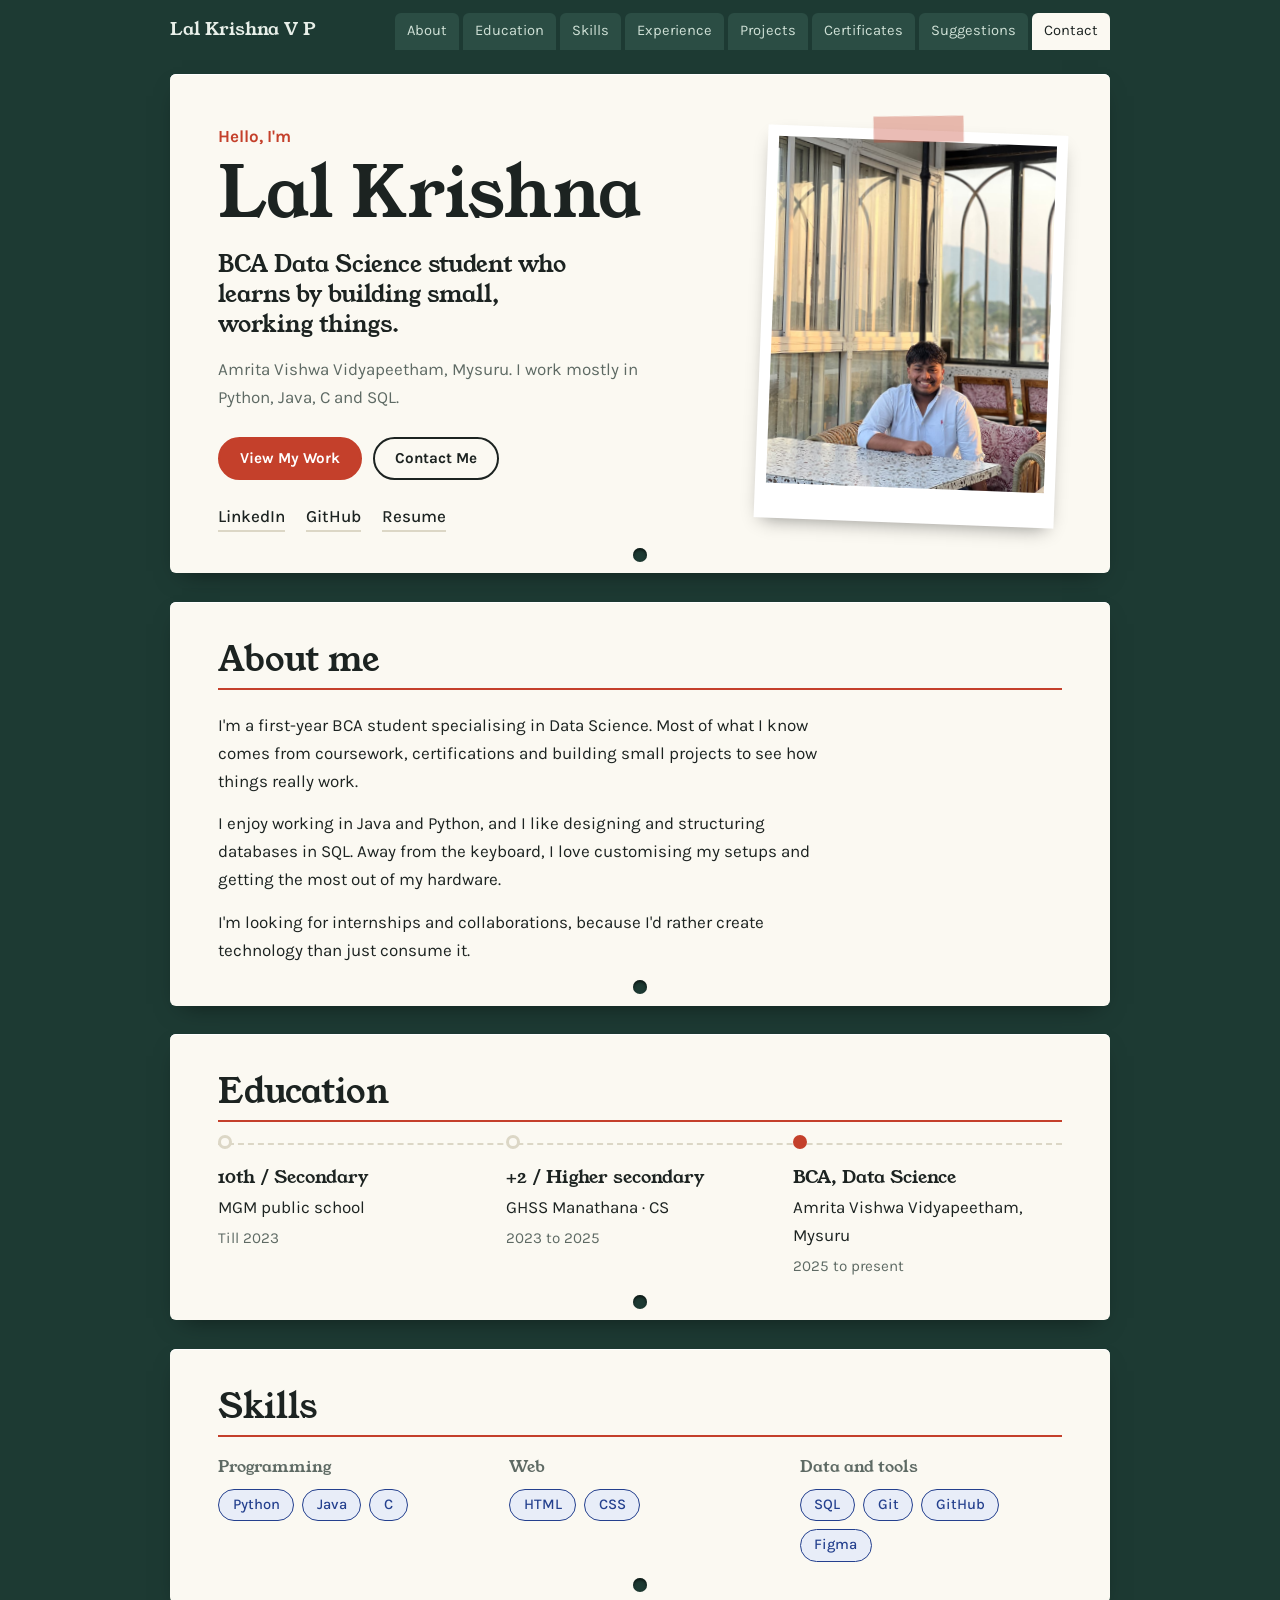
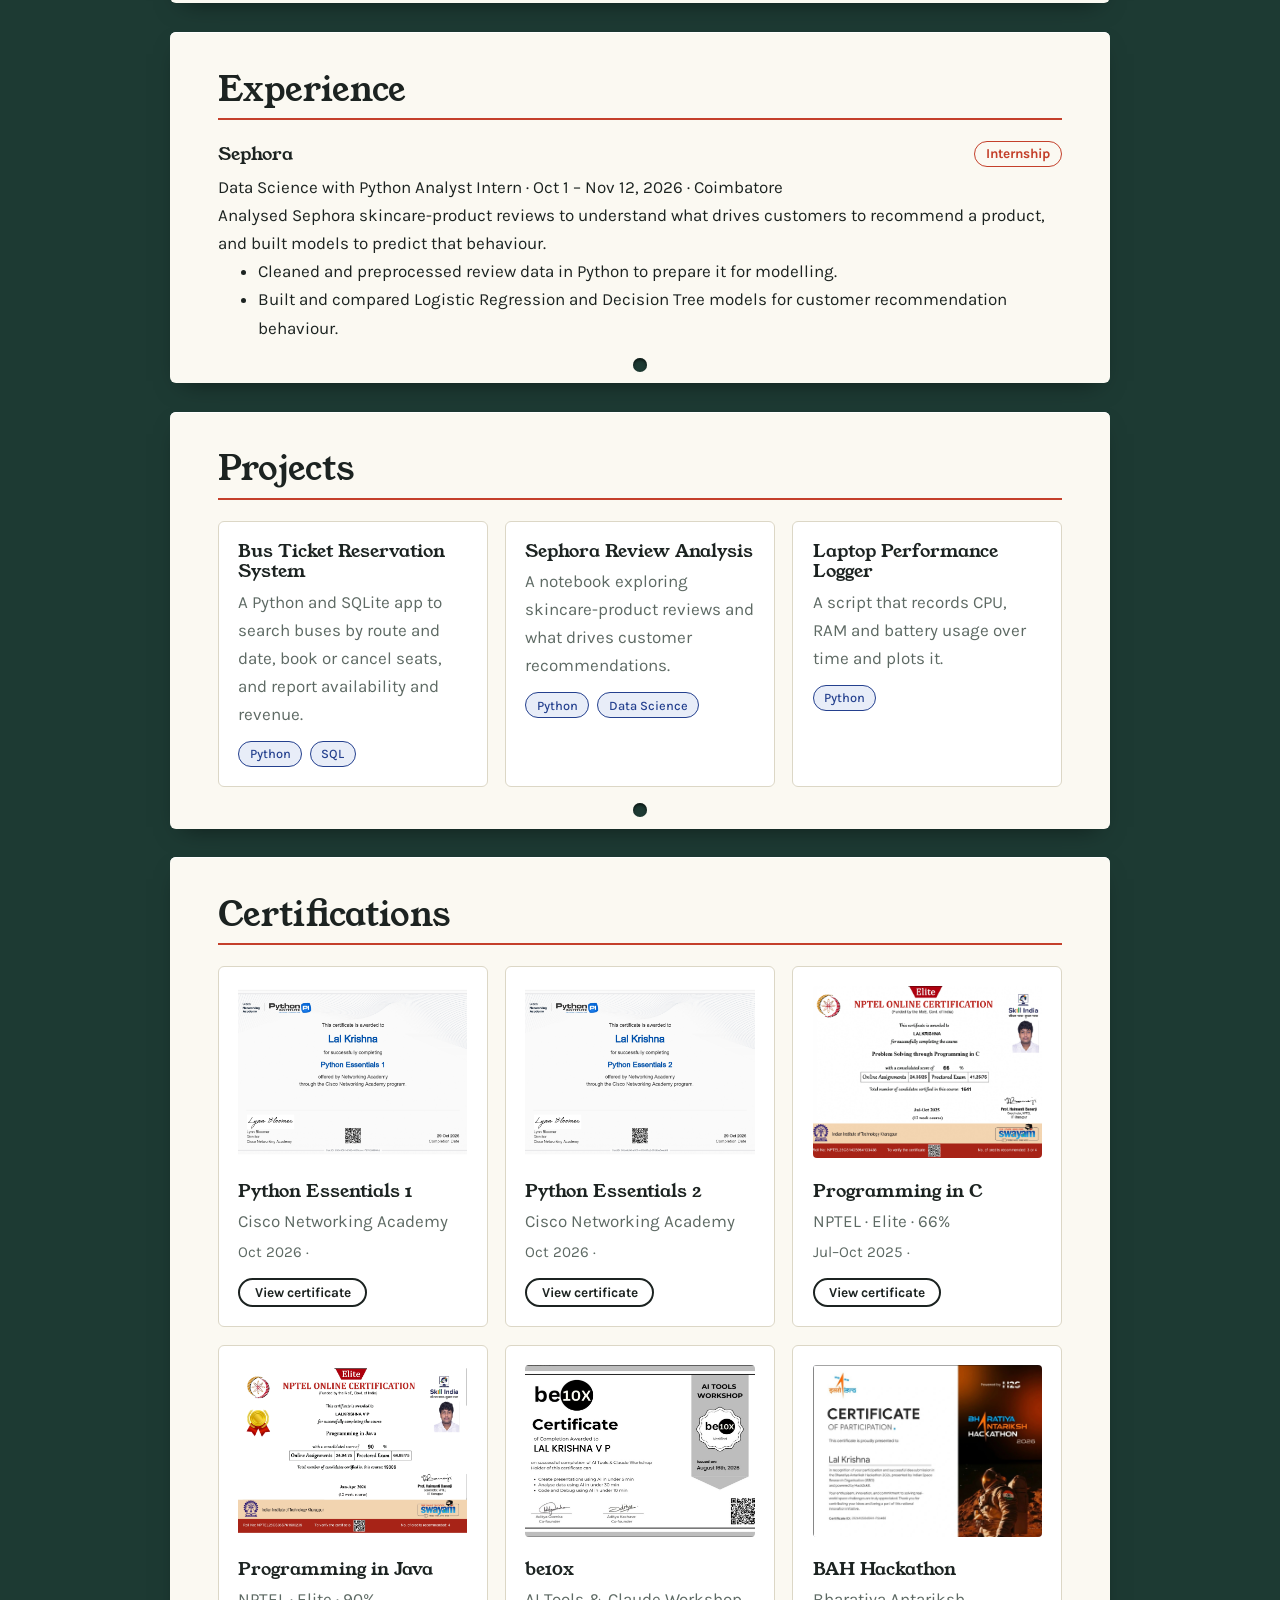
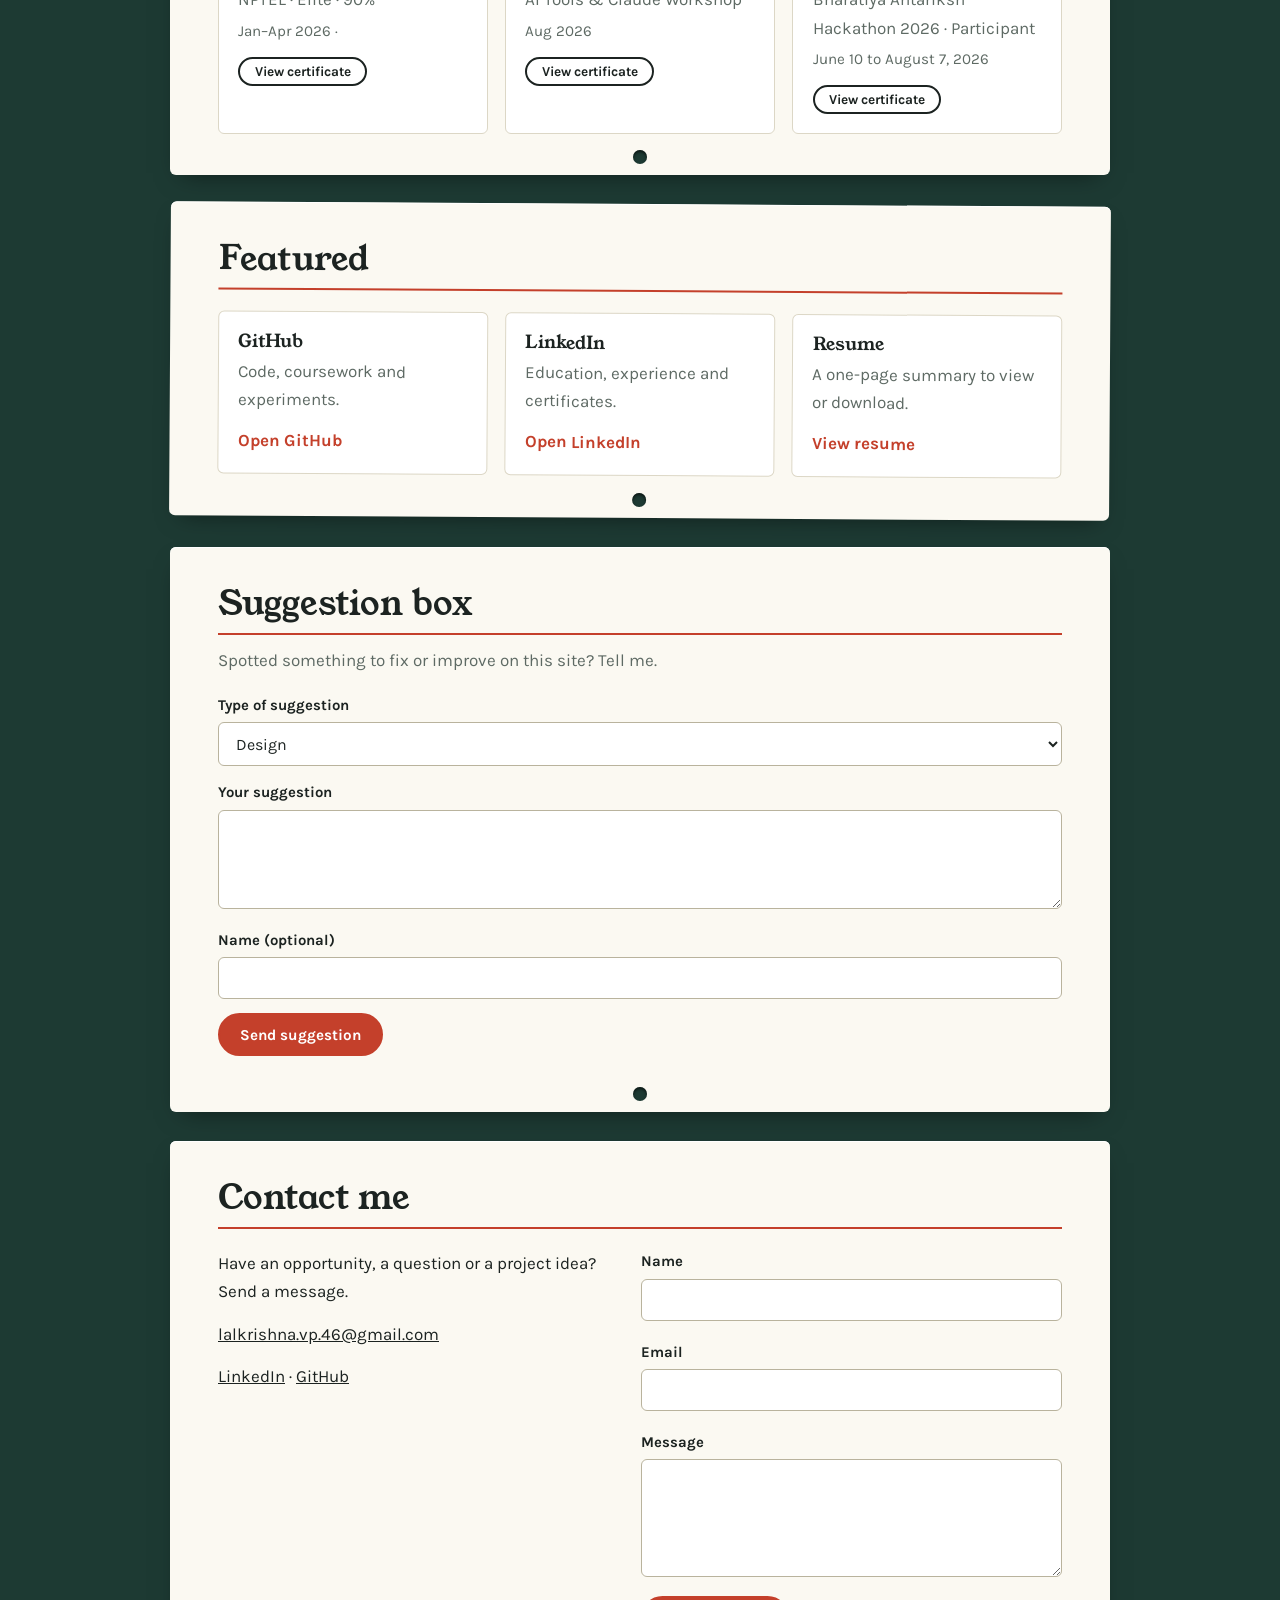
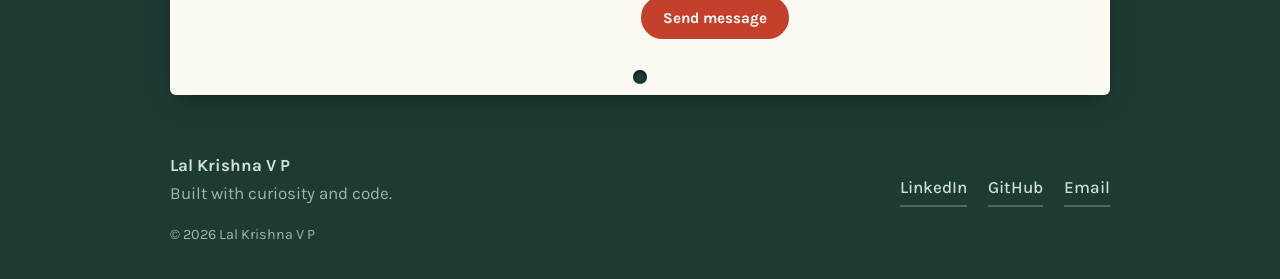
<file: index.html>
<!DOCTYPE html>
<html lang="en">
<head>
<meta charset="utf-8">
<meta name="viewport" content="width=device-width, initial-scale=1">
<title>Lal Krishna · BCA Data Science student</title>
<meta name="description" content="Portfolio of Lal Krishna V P, BCA Data Science student at Amrita Vishwa Vidyapeetham, Mysuru.">
<link rel="preconnect" href="https://fonts.googleapis.com">
<link rel="preconnect" href="https://fonts.gstatic.com" crossorigin>
<link href="https://fonts.googleapis.com/css2?family=Young+Serif&family=Karla:wght@400;500;700&display=swap" rel="stylesheet">
<link rel="stylesheet" href="css/style.css">
</head>
<body>
<header class="nav" id="top">
  <a class="brand" href="#top">Lal Krishna V P</a>
  <button class="menu-btn" aria-label="Open menu" aria-expanded="false" aria-controls="menu"><span></span><span></span></button>
  <nav id="menu">
    <a href="#about">About</a><a href="#education">Education</a><a href="#skills">Skills</a><a href="#experience">Experience</a><a href="#projects">Projects</a><a href="#certifications">Certificates</a><a href="#suggest">Suggestions</a><a href="#contact">Contact</a>
  </nav>
</header>

<main>
<section class="sheet hero">
  <div class="hero-text">
    <p class="hello">Hello, I'm</p>
    <h1>Lal Krishna</h1>
    <p class="tagline">BCA Data Science student who learns by building small, working things.</p>
    <p class="lead">Amrita Vishwa Vidyapeetham, Mysuru. I work mostly in Python, Java, C and SQL.</p>
    <div class="actions">
      <a class="btn primary" href="#projects">View My Work</a>
      <a class="btn" href="#contact">Contact Me</a>
    </div>
    <div class="links">
      <a href="https://www.linkedin.com/in/lal-krishna-v-p-a74bb4389/" target="_blank" rel="noopener">LinkedIn</a>
      <a href="https://github.com/lalkrishna-vp" target="_blank" rel="noopener">GitHub</a>
      <a href="assets/ATS resume.pdf" target="_blank" rel="noopener">Resume</a>
    </div>
  </div>
  <figure class="photo"><img src="assets/images/profile.jpeg" alt="Portrait of Lal Krishna V P" width="420" height="520"></figure>
</section>

<section id="about" class="sheet">
  <h2>About me</h2>
  <div class="prose">
    <p>I'm a first-year BCA student specialising in Data Science. Most of what I know comes from coursework, certifications and building small projects to see how things really work.</p>
    <p>I enjoy working in Java and Python, and I like designing and structuring databases in SQL. Away from the keyboard, I love customising my setups and getting the most out of my hardware.</p>
    <p>I'm looking for internships and collaborations, because I'd rather create technology than just consume it.</p>
  </div>
</section>

<section id="education" class="sheet">
  <h2>Education</h2>
  <ol class="timeline">
    <li><span class="dot"></span><h3>10th / Secondary</h3><p>MGM public school</p><p class="meta">Till 2023</p></li>
    <li><span class="dot"></span><h3>+2 / Higher secondary</h3><p>GHSS Manathana · CS</p><p class="meta">2023 to 2025</p></li>
    <li class="now"><span class="dot"></span><h3>BCA, Data Science</h3><p>Amrita Vishwa Vidyapeetham, Mysuru</p><p class="meta">2025 to present</p></li>
  </ol>
</section>

<section id="skills" class="sheet">
  <h2>Skills</h2>
  <div class="skill-groups">
    <div><h3>Programming</h3><ul class="chips"><li>Python</li><li>Java</li><li>C</li></ul></div>
    <div><h3>Web</h3><ul class="chips"><li>HTML</li><li>CSS</li></ul></div>
    <div><h3>Data and tools</h3><ul class="chips"><li>SQL</li><li>Git</li><li>GitHub</li><li>Figma</li></ul></div>
  </div>
</section>

<section id="experience" class="sheet">
  <h2>Experience</h2>
  <div class="exp-head"><h3>Sephora</h3><span class="tag">Internship</span></div>
  <p>Data Science with Python Analyst Intern · Oct 1 – Nov 12, 2026 · Coimbatore</p>
  <p>Analysed Sephora skincare-product reviews to understand what drives customers to recommend a product, and built models to predict that behaviour. </p>
  <ul><li>Cleaned and preprocessed review data in Python to prepare it for modelling.</li><li>Built and compared Logistic Regression and Decision Tree models for customer recommendation behaviour.</li></ul>
</section>

<section id="projects" class="sheet">
  <h2>Projects</h2>
  <div class="grid">
    <article class="item"><h3>Bus Ticket Reservation System</h3><p>A Python and SQLite app to search buses by route and date, book or cancel seats, and report availability and revenue.</p><ul class="chips small"><li>Python</li><li>SQL</li></ul></article>
    <article class="item"><h3>Sephora Review Analysis</h3><p>A notebook exploring skincare-product reviews and what drives customer recommendations.</p><ul class="chips small"><li>Python</li><li>Data Science</li></ul></article>
    <article class="item"><h3>Laptop Performance Logger</h3><p>A script that records CPU, RAM and battery usage over time and plots it.</p><ul class="chips small"><li>Python</li></ul></article>
  </div>
</section>

  <section id="certifications" class="sheet">
  <h2>Certifications</h2>
  <div class="grid">
    <article class="item cert"><img src="assets/images/Cisco Python 1.jpg" alt="Python Essentials 1 certificate" loading="lazy"><h3>Python Essentials 1</h3><p>Cisco Networking Academy</p><p class="meta">Oct 2026 ·</p><a class="btn small" href="https://lnkd.in/p/gRdnppbN" target="_blank" rel="noopener">View certificate</a></article>
    <article class="item cert"><img src="assets/images/Cisco Python 2.jpg" alt="Python Essentials 2 certificate" loading="lazy"><h3>Python Essentials 2</h3><p>Cisco Networking Academy</p><p class="meta">Oct 2026 ·</p><a class="btn small" href="https://lnkd.in/p/gRdnppbN" target="_blank" rel="noopener">View certificate</a></article>
    <article class="item cert"><img src="assets/images/NPTEL C.jpg" alt="C certificate" loading="lazy"><h3>Programming in C</h3><p>NPTEL · Elite · 66%</p><p class="meta">Jul–Oct 2025 ·</p><a class="btn small" href="https://lnkd.in/p/gYC5WtEN" target="_blank" rel="noopener">View certificate</a></article>
    <article class="item cert"><img src="assets/images/NPTEL Java.jpg" alt="Java certificate" loading="lazy"><h3>Programming in Java</h3><p>NPTEL · Elite · 90%</p><p class="meta">Jan–Apr 2026 ·</p><a class="btn small" href="https://lnkd.in/p/gDF-_wJA" target="_blank" rel="noopener">View certificate</a></article>
    <article class="item cert"><img src="assets/images/BE10X.jpg" alt="be10x certificate" loading="lazy"><h3>be10x</h3><p>AI Tools &amp; Claude Workshop</p><p class="meta">Aug 2026</p><a class="btn small" href="https://lnkd.in/p/gG2HBEU5" target="_blank" rel="noopener">View certificate</a></article>
    <article class="item cert"><img src="assets/images/BAH.jpg" alt="BAH Hackathon certificate" loading="lazy"><h3>BAH Hackathon</h3><p>Bharatiya Antariksh Hackathon 2026 · Participant</p><p class="meta">June 10 to August 7, 2026</p><a class="btn small" href="https://lnkd.in/p/g-_BhnNV" target="_blank" rel="noopener">View certificate</a></article>
  </div>
</section>

<section id="featured" class="sheet">
  <h2>Featured</h2>
  <div class="grid">
    <a class="item link-card" href="https://github.com/lalkrishna-vp" target="_blank" rel="noopener"><h3>GitHub</h3><p>Code, coursework and experiments.</p><span class="go">Open GitHub</span></a>
    <a class="item link-card" href="https://www.linkedin.com/in/lal-krishna-v-p-a74bb4389/" target="_blank" rel="noopener"><h3>LinkedIn</h3><p>Education, experience and certificates.</p><span class="go">Open LinkedIn</span></a>
    <a class="item link-card" href="assets/resume.pdf" target="_blank" rel="noopener"><h3>Resume</h3><p>A one-page summary to view or download.</p><span class="go">View resume</span></a>
  </div>
</section>

<section id="suggest" class="sheet">
  <h2>Suggestion box</h2>
  <p class="sub">Spotted something to fix or improve on this site? Tell me.</p>
  <form data-form novalidate>
    <label>Type of suggestion<select name="type"><option>Design</option><option>Content</option><option>Bug or broken link</option><option>Something else</option></select></label>
    <label>Your suggestion<textarea name="suggestion" rows="4" required></textarea><span class="err"></span></label>
    <label>Name (optional)<input name="name" type="text" autocomplete="name"></label>
    <button class="btn primary" type="submit">Send suggestion</button>
    <p class="status" role="status" aria-live="polite"></p>
  </form>
</section>

<section id="contact" class="sheet">
  <h2>Contact me</h2>
  <div class="contact">
    <div class="prose">
      <p>Have an opportunity, a question or a project idea? Send a message.</p>
      <p><a href="mailto:lalkrishna.vp.46@gmail.com">lalkrishna.vp.46@gmail.com</a></p>
      <p><a href="https://www.linkedin.com/in/lal-krishna-v-p-a74bb4389/" target="_blank" rel="noopener">LinkedIn</a> · <a href="https://github.com/lalkrishna-vp" target="_blank" rel="noopener">GitHub</a></p>
    </div>
    <form data-form novalidate>
      <label>Name<input name="name" type="text" autocomplete="name" required><span class="err"></span></label>
      <label>Email<input name="email" type="email" autocomplete="email" required><span class="err"></span></label>
      <label>Message<textarea name="message" rows="5" required></textarea><span class="err"></span></label>
      <button class="btn primary" type="submit">Send message</button>
      <p class="status" role="status" aria-live="polite"></p>
    </form>
  </div>
</section>
</main>

<footer>
  <div><strong>Lal Krishna V P</strong><p>Built with curiosity and code.</p></div>
  <div class="links"><a href="https://www.linkedin.com/in/lal-krishna-v-p-a74bb4389/" target="_blank" rel="noopener">LinkedIn</a><a href="https://github.com/lalkrishna-vp" target="_blank" rel="noopener">GitHub</a><a href="mailto:your.email@example.com">Email</a></div>
  <p class="copy">© <span id="year">2026</span> Lal Krishna V P</p>
</footer>
<script src="js/script.js"></script>
</body>
</html>
</file>
<file: css/style.css>
:root{--desk:#1d3a33;--card:#fbf9f2;--ink:#1c2321;--muted:#5e6a64;--rule:#dcd7c6;--red:#c4402b;--blue:#24408e;--tint:#e8edf8;--r:6px}
*{box-sizing:border-box;margin:0}
html{scroll-behavior:smooth;scroll-padding-top:4.5rem}
body{background:var(--desk);color:var(--ink);font:400 1.0625rem/1.65 Karla,system-ui,sans-serif}
h1,h2,h3,.brand{font-family:"Young Serif",Georgia,serif;font-weight:400;line-height:1.15}
a{color:inherit}
:focus-visible{outline:3px solid var(--red);outline-offset:3px}
.nav,main,footer{width:min(940px,100% - 2rem);margin-inline:auto}
.nav{position:sticky;top:0;z-index:20;display:flex;justify-content:space-between;align-items:flex-end;padding-top:.8rem;background:var(--desk);color:#e8efe9}
.brand{text-decoration:none;font-size:1.15rem;padding-bottom:.6rem}
nav{display:flex;gap:.25rem;align-items:flex-end}
nav a{text-decoration:none;font-size:.92rem;padding:.4rem .75rem;border-radius:var(--r) var(--r) 0 0;background:#2b4d44;color:#cfe0d6;transition:background .2s,color .2s}
nav a:hover{background:#355b51}
nav a.active{background:var(--card);color:var(--ink)}
.menu-btn{display:none}
main{padding:1.5rem 0 1rem;display:grid;gap:1.8rem}
.sheet{position:relative;background:var(--card);border-radius:var(--r);padding:2.4rem clamp(1.3rem,4vw,3rem) 2.6rem;box-shadow:0 1px 0 #fff inset,0 10px 24px -12px rgba(0,0,0,.55);transform:rotate(var(--t,0deg));transition:transform .5s cubic-bezier(.2,.7,.2,1)}
.sheet:nth-child(odd){--t:-.35deg}.sheet:nth-child(even){--t:.35deg}
.sheet.in,.sheet:hover{transform:none}
.sheet::after{content:"";position:absolute;left:50%;bottom:.7rem;width:14px;height:14px;margin-left:-7px;border-radius:50%;background:var(--desk);box-shadow:inset 0 2px 3px rgba(0,0,0,.6)}
h2{font-size:clamp(1.6rem,3.5vw,2.1rem);padding-bottom:.55rem;margin-bottom:1.3rem;border-bottom:2px solid var(--red)}
h3{font-size:1.12rem}
.sub{color:var(--muted);margin:-.6rem 0 1.2rem}
.prose{max-width:60ch}.prose p+p{margin-top:.9rem}
.todo{color:var(--muted);font-style:italic;border-bottom:1px dashed #b9b39d}
.meta{color:var(--muted);font-size:.95rem}
.hero{display:grid;grid-template-columns:1.25fr .75fr;gap:2.5rem;align-items:center;padding-top:3rem}
.hello{color:var(--red);font-weight:700}
h1{font-size:clamp(2.6rem,7vw,4.4rem);margin:.2rem 0 .9rem}
.tagline{font-family:"Young Serif",serif;font-size:clamp(1.15rem,2.4vw,1.45rem);max-width:26ch;line-height:1.3}
.lead{color:var(--muted);margin:1rem 0 1.6rem;max-width:46ch}
.actions{display:flex;flex-wrap:wrap;gap:.7rem}
.links{display:flex;gap:1.3rem;margin-top:1.4rem}
.links a{text-decoration:none;font-weight:500;border-bottom:2px solid var(--rule);transition:border-color .2s}
.links a:hover{border-color:var(--red)}
.photo{position:relative;justify-self:center;width:min(100%,300px);padding:.7rem .7rem 2.2rem;background:#fff;box-shadow:0 8px 18px -8px rgba(0,0,0,.45);transform:rotate(2.2deg)}
.photo::before{content:"";position:absolute;top:-14px;left:50%;width:90px;height:26px;margin-left:-45px;background:rgba(196,64,43,.35);transform:rotate(-3deg)}
.photo img{width:100%;height:auto;aspect-ratio:4/5;object-fit:cover;display:block;background:var(--tint)}
.hero>*{animation:deal .7s cubic-bezier(.2,.7,.2,1) both}.hero>.photo{animation-delay:.15s}
@keyframes deal{from{opacity:0;transform:translateY(22px) rotate(-2deg)}}
.btn{display:inline-block;padding:.65rem 1.25rem;border-radius:999px;border:2px solid var(--ink);background:transparent;text-decoration:none;font:700 .95rem Karla,sans-serif;cursor:pointer;color:var(--ink);transition:transform .2s,background .2s,color .2s}
.btn:hover{transform:translateY(-2px);background:var(--ink);color:var(--card)}
.btn.primary{background:var(--red);border-color:var(--red);color:#fff}
.btn.primary:hover{background:#a63421;border-color:#a63421}
.btn.small{padding:.3rem .9rem;font-size:.85rem;margin-top:.8rem}
.grid{display:grid;grid-template-columns:repeat(3,1fr);gap:1.1rem}
.item{border:1px solid var(--rule);border-radius:var(--r);padding:1.2rem;background:#fff;transition:transform .2s,border-color .2s}
.item:hover{transform:translateY(-3px);border-color:var(--blue)}
.item p{color:var(--muted);margin-top:.35rem}
.chips{display:flex;flex-wrap:wrap;gap:.5rem;list-style:none;padding:0;margin-top:.8rem}
.chips li{padding:.2rem .85rem;border-radius:999px;border:1.5px solid var(--blue);color:var(--blue);background:var(--tint);font-size:.92rem;font-weight:500;transition:transform .2s}
.chips li:hover{transform:rotate(-3deg) translateY(-2px)}
.chips.small li{font-size:.8rem;padding:.1rem .65rem}
.skill-groups{display:grid;grid-template-columns:repeat(3,1fr);gap:1.8rem}
.skill-groups h3{font-size:.98rem;color:var(--muted)}
.timeline{list-style:none;padding:0;display:grid;grid-template-columns:repeat(3,1fr);gap:1.2rem;border-top:2px dashed var(--rule);padding-top:1.4rem}
.timeline li{position:relative}
.dot{position:absolute;top:-2.05rem;left:0;width:14px;height:14px;border-radius:50%;background:var(--card);border:3px solid var(--rule)}
.now .dot{background:var(--red);border-color:var(--red)}
.timeline p{margin-top:.3rem}
.exp-head{display:flex;gap:1rem;align-items:center;justify-content:space-between;margin-bottom:.4rem}
.tag{font-size:.85rem;font-weight:700;color:var(--red);border:1.5px solid var(--red);padding:.05rem .7rem;border-radius:999px}
.todo-list{margin:.6rem 0 0 1.2rem;color:var(--muted)}
.cert img{width:100%;aspect-ratio:4/3;object-fit:cover;border-radius:4px;margin-bottom:.9rem;background:var(--tint)}
.link-card{display:block;text-decoration:none}.go{display:inline-block;margin-top:.8rem;font-weight:700;color:var(--red)}
.contact{display:grid;grid-template-columns:1fr 1.1fr;gap:2.5rem;align-items:start}
form{display:grid;gap:.9rem}
label{display:grid;gap:.3rem;font-weight:700;font-size:.93rem}
input,textarea,select{font:400 1rem Karla,sans-serif;padding:.65rem .8rem;border:1.5px solid #b9b39d;border-radius:var(--r);background:#fff;color:var(--ink)}
input:focus,textarea:focus,select:focus{outline:none;border-color:var(--blue);box-shadow:0 0 0 3px var(--tint)}
label.bad input,label.bad textarea{border-color:var(--red)}
.err{color:var(--red);font-size:.85rem;font-weight:400}.status{color:var(--blue);font-weight:700}
form .btn{justify-self:start}
footer{padding:2.5rem 0 2rem;color:#cfe0d6;display:flex;flex-wrap:wrap;justify-content:space-between;gap:1rem 2rem}
footer p{color:#9db7aa}footer .links a{border-color:#4a6c61}footer .copy{width:100%;font-size:.9rem}
@media(max-width:860px){
 .hero{grid-template-columns:1fr;gap:1.8rem}.photo{order:-1;width:200px;justify-self:start}
 .grid,.skill-groups,.contact,.timeline{grid-template-columns:1fr}
 .timeline{border-top:0;border-left:2px dashed var(--rule);padding:0 0 0 1.4rem}.dot{top:.3rem;left:-2.15rem}
 .sheet{--t:0deg!important}
 .nav{align-items:center;padding-bottom:.6rem}.brand{padding:0}
 .menu-btn{display:block;background:none;border:2px solid #cfe0d6;border-radius:var(--r);width:42px;height:38px;position:relative;cursor:pointer}
 .menu-btn span{position:absolute;left:9px;right:9px;height:2px;background:#cfe0d6;transition:transform .25s,top .25s}
 .menu-btn span:first-child{top:12px}.menu-btn span:last-child{top:21px}
 .menu-btn[aria-expanded=true] span:first-child{top:16px;transform:rotate(45deg)}.menu-btn[aria-expanded=true] span:last-child{top:16px;transform:rotate(-45deg)}
 nav{position:absolute;top:100%;left:0;right:0;flex-direction:column;gap:0;background:var(--desk);max-height:0;overflow:hidden;transition:max-height .3s}
 nav.open{max-height:460px}nav a{border-radius:0;background:transparent;padding:.8rem .2rem;border-top:1px solid #2b4d44}nav a.active{background:transparent;color:#fff;box-shadow:inset 3px 0 var(--red);padding-left:.8rem}
}
@media(prefers-reduced-motion:reduce){html{scroll-behavior:auto}*,*::before,*::after{animation:none!important;transition:none!important}.sheet{transform:none}}
</file>
